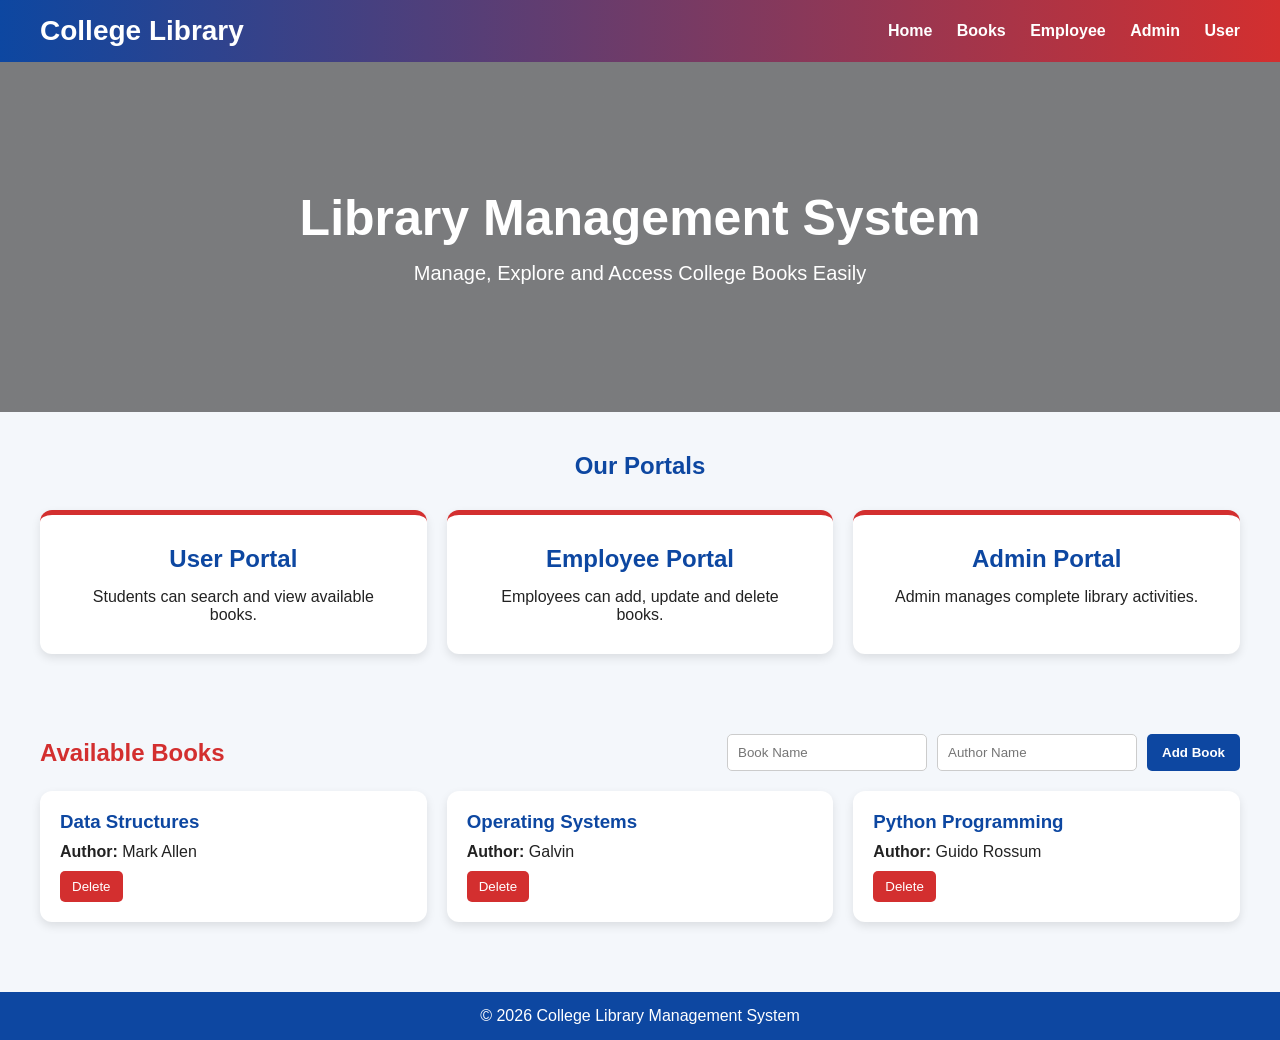
<file: LMS/index.html>
<!DOCTYPE html>
<html lang="en">
<head>
  <meta charset="UTF-8" />
  <meta name="viewport" content="width=device-width, initial-scale=1.0"/>
  <title>Library Management System</title>

  <style>
    *{
      margin:0;
      padding:0;
      box-sizing:border-box;
      font-family: Arial, Helvetica, sans-serif;
    }

    body{
      background:#f4f7fb;
      color:#222;
    }

    /* HEADER */

    header{
      background:linear-gradient(to right,#0d47a1,#d32f2f);
      color:white;
      padding:15px 40px;
      display:flex;
      justify-content:space-between;
      align-items:center;
      position:sticky;
      top:0;
      z-index:1000;
    }

    .logo{
      font-size:28px;
      font-weight:bold;
    }

    nav a{
      color:white;
      text-decoration:none;
      margin-left:20px;
      font-weight:bold;
      transition:0.3s;
    }

    nav a:hover{
      color:#ffdcdc;
    }

    /* HERO SECTION */

    .hero{
      background:linear-gradient(rgba(0,0,0,0.5), rgba(0,0,0,0.5)),
      url('https://images.unsplash.com/photo-1521587760476-6c12a4b040da?q=80&w=1200&auto=format&fit=crop');
      background-size:cover;
      background-position:center;
      height:350px;
      display:flex;
      align-items:center;
      justify-content:center;
      text-align:center;
      color:white;
      padding:20px;
    }

    .hero-content h1{
      font-size:50px;
      margin-bottom:15px;
    }

    .hero-content p{
      font-size:20px;
    }

    /* PORTALS */

    .portal-section{
      padding:40px;
    }

    .portal-title{
      text-align:center;
      margin-bottom:30px;
      color:#0d47a1;
    }

    .portals{
      display:grid;
      grid-template-columns:repeat(auto-fit,minmax(250px,1fr));
      gap:20px;
    }

    .portal-card{
      background:white;
      padding:30px;
      border-radius:12px;
      box-shadow:0 4px 10px rgba(0,0,0,0.1);
      text-align:center;
      transition:0.3s;
      border-top:5px solid #d32f2f;
    }

    .portal-card:hover{
      transform:translateY(-5px);
    }

    .portal-card h2{
      color:#0d47a1;
      margin-bottom:15px;
    }

    /* BOOK SECTION */

    .books-section{
      padding:40px;
    }

    .books-header{
      display:flex;
      justify-content:space-between;
      align-items:center;
      margin-bottom:20px;
      flex-wrap:wrap;
      gap:10px;
    }

    .books-header h2{
      color:#d32f2f;
    }

    .book-form{
      display:flex;
      gap:10px;
      flex-wrap:wrap;
    }

    .book-form input{
      padding:10px;
      border:1px solid #ccc;
      border-radius:5px;
      width:200px;
    }

    .book-form button{
      padding:10px 15px;
      border:none;
      border-radius:5px;
      cursor:pointer;
      font-weight:bold;
    }

    .add-btn{
      background:#0d47a1;
      color:white;
    }

    .add-btn:hover{
      background:#08306b;
    }

    .books-grid{
      display:grid;
      grid-template-columns:repeat(auto-fit,minmax(250px,1fr));
      gap:20px;
    }

    .book-card{
      background:white;
      padding:20px;
      border-radius:12px;
      box-shadow:0 4px 10px rgba(0,0,0,0.1);
      position:relative;
    }

    .book-card h3{
      color:#0d47a1;
      margin-bottom:10px;
    }

    .book-card p{
      margin-bottom:10px;
    }

    .delete-btn{
      background:#d32f2f;
      color:white;
      border:none;
      padding:8px 12px;
      border-radius:5px;
      cursor:pointer;
    }

    .delete-btn:hover{
      background:#9a0007;
    }

    footer{
      background:#0d47a1;
      color:white;
      text-align:center;
      padding:15px;
      margin-top:30px;
    }

    @media(max-width:768px){
      .hero-content h1{
        font-size:35px;
      }
    }
  </style>
</head>

<body>

  <!-- HEADER -->

  <header>
    <div class="logo">College Library</div>

    <nav>
      <a href="#">Home</a>
      <a href="#">Books</a>
      <a href="#">Employee</a>
      <a href="#">Admin</a>
      <a href="#">User</a>
    </nav>
  </header>

  <!-- HERO -->

  <section class="hero">
    <div class="hero-content">
      <h1>Library Management System</h1>
      <p>Manage, Explore and Access College Books Easily</p>
    </div>
  </section>

  <!-- PORTALS -->

  <section class="portal-section">
    <h1 class="portal-title">Our Portals</h1>

    <div class="portals">

      <div class="portal-card">
        <h2>User Portal</h2>
        <p>Students can search and view available books.</p>
      </div>

      <div class="portal-card">
        <h2>Employee Portal</h2>
        <p>Employees can add, update and delete books.</p>
      </div>

      <div class="portal-card">
        <h2>Admin Portal</h2>
        <p>Admin manages complete library activities.</p>
      </div>

    </div>
  </section>

  <!-- BOOK SECTION -->

  <section class="books-section">

    <div class="books-header">

      <h2>Available Books</h2>

      <div class="book-form">
        <input type="text" id="bookName" placeholder="Book Name">
        <input type="text" id="authorName" placeholder="Author Name">

        <button class="add-btn" onclick="addBook()">
          Add Book
        </button>
      </div>

    </div>

    <div class="books-grid" id="booksGrid">

      <div class="book-card">
        <h3>Data Structures</h3>
        <p><strong>Author:</strong> Mark Allen</p>
        <button class="delete-btn" onclick="deleteBook(this)">
          Delete
        </button>
      </div>

      <div class="book-card">
        <h3>Operating Systems</h3>
        <p><strong>Author:</strong> Galvin</p>
        <button class="delete-btn" onclick="deleteBook(this)">
          Delete
        </button>
      </div>

      <div class="book-card">
        <h3>Python Programming</h3>
        <p><strong>Author:</strong> Guido Rossum</p>
        <button class="delete-btn" onclick="deleteBook(this)">
          Delete
        </button>
      </div>

    </div>

  </section>

  <!-- FOOTER -->

  <footer>
    <p>© 2026 College Library Management System</p>
  </footer>

  <!-- JAVASCRIPT -->

  <script>

    function addBook(){

      let bookName = document.getElementById("bookName").value;
      let authorName = document.getElementById("authorName").value;

      if(bookName === "" || authorName === ""){
        alert("Please enter book and author name");
        return;
      }

      let booksGrid = document.getElementById("booksGrid");

      let bookCard = document.createElement("div");
      bookCard.classList.add("book-card");

      bookCard.innerHTML = `
        <h3>${bookName}</h3>
        <p><strong>Author:</strong> ${authorName}</p>
        <button class="delete-btn" onclick="deleteBook(this)">
          Delete
        </button>
      `;

      booksGrid.appendChild(bookCard);

      document.getElementById("bookName").value = "";
      document.getElementById("authorName").value = "";
    }

    function deleteBook(button){
      button.parentElement.remove();
    }

  </script>

</body>
</html>
</file>
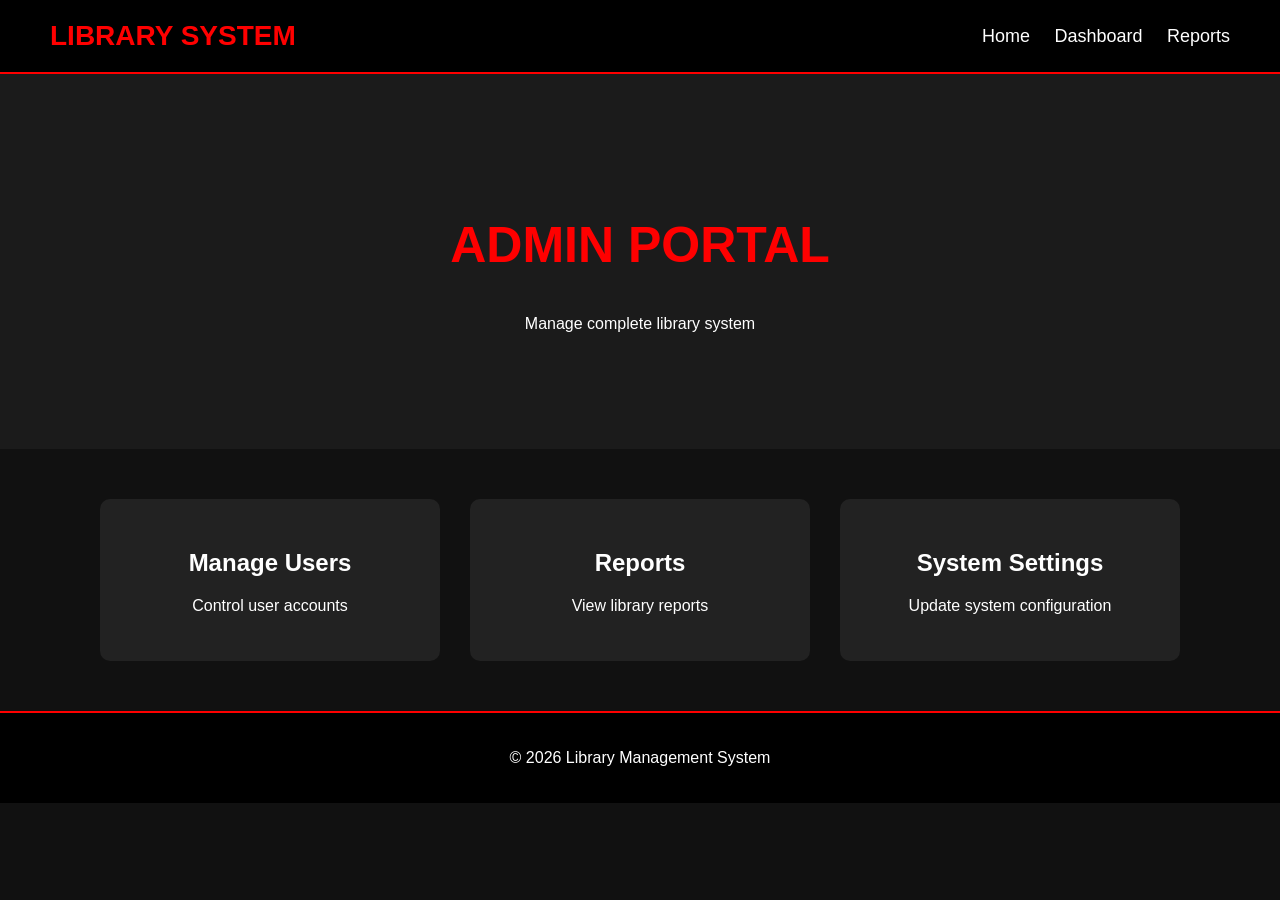
<file: LMS/admin.html>
<!DOCTYPE html>
<html>
<head>
    <title>Admin Portal</title>
    <link rel="stylesheet" href="style.css">
</head>

<body>

<header>
    <div class="logo">LIBRARY SYSTEM</div>

    <nav>
        <a href="index.html">Home</a>
        <a href="#">Dashboard</a>
        <a href="#">Reports</a>
    </nav>
</header>

<section class="portal-banner">
    <h1>ADMIN PORTAL</h1>
    <p>Manage complete library system</p>
</section>

<section class="cards">

    <div class="card">
        <h2>Manage Users</h2>
        <p>Control user accounts</p>
    </div>

    <div class="card">
        <h2>Reports</h2>
        <p>View library reports</p>
    </div>

    <div class="card">
        <h2>System Settings</h2>
        <p>Update system configuration</p>
    </div>

</section>

<footer>
    <p>© 2026 Library Management System</p>
</footer>

</body>
</html>
</file>
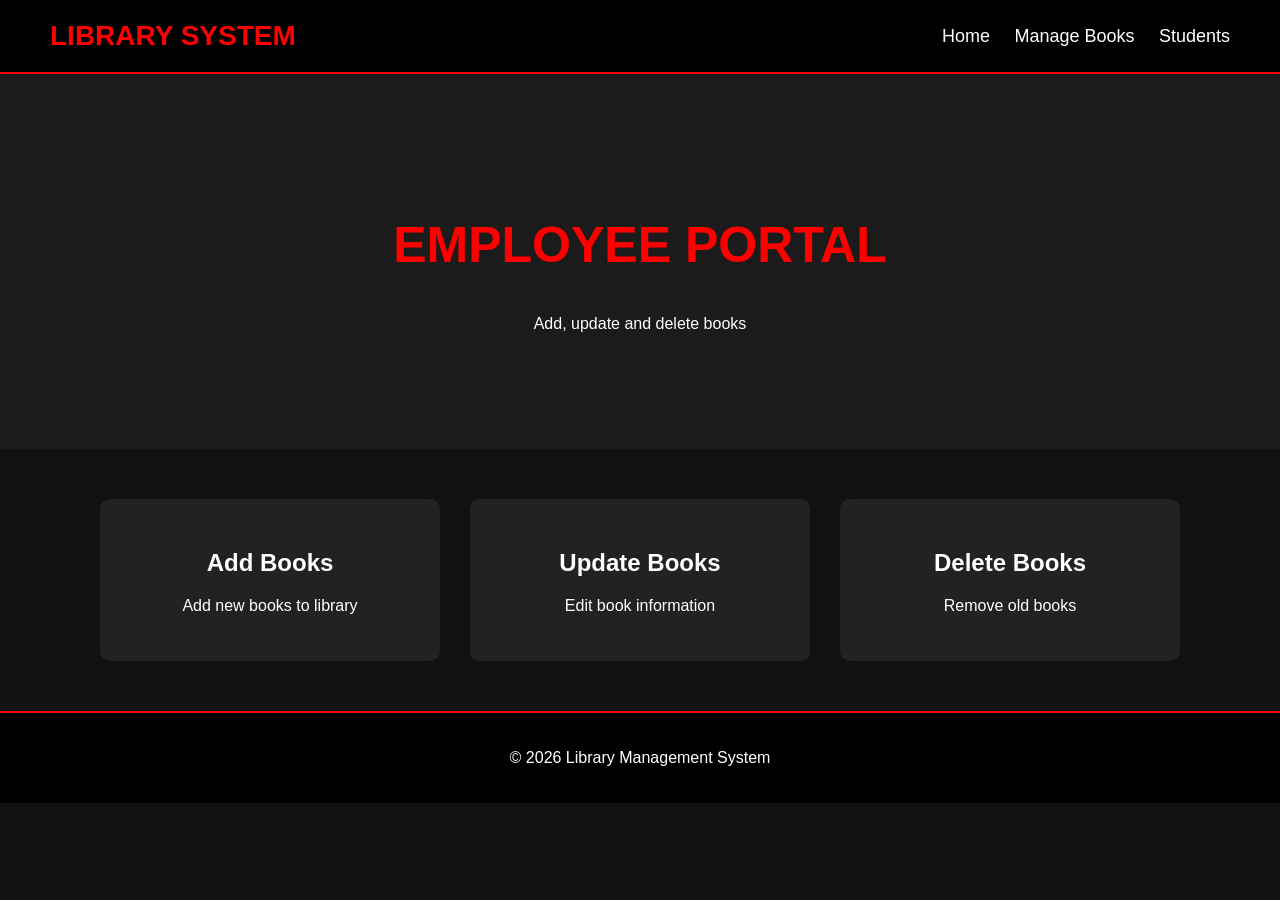
<file: LMS/employee.html>
<!DOCTYPE html>
<html>
<head>
    <title>Employee Portal</title>
    <link rel="stylesheet" href="style.css">
</head>

<body>

<header>
    <div class="logo">LIBRARY SYSTEM</div>

    <nav>
        <a href="index.html">Home</a>
        <a href="#">Manage Books</a>
        <a href="#">Students</a>
    </nav>
</header>

<section class="portal-banner">
    <h1>EMPLOYEE PORTAL</h1>
    <p>Add, update and delete books</p>
</section>

<section class="cards">

    <div class="card">
        <h2>Add Books</h2>
        <p>Add new books to library</p>
    </div>

    <div class="card">
        <h2>Update Books</h2>
        <p>Edit book information</p>
    </div>

    <div class="card">
        <h2>Delete Books</h2>
        <p>Remove old books</p>
    </div>

</section>

<footer>
    <p>© 2026 Library Management System</p>
</footer>

</body>
</html>
</file>
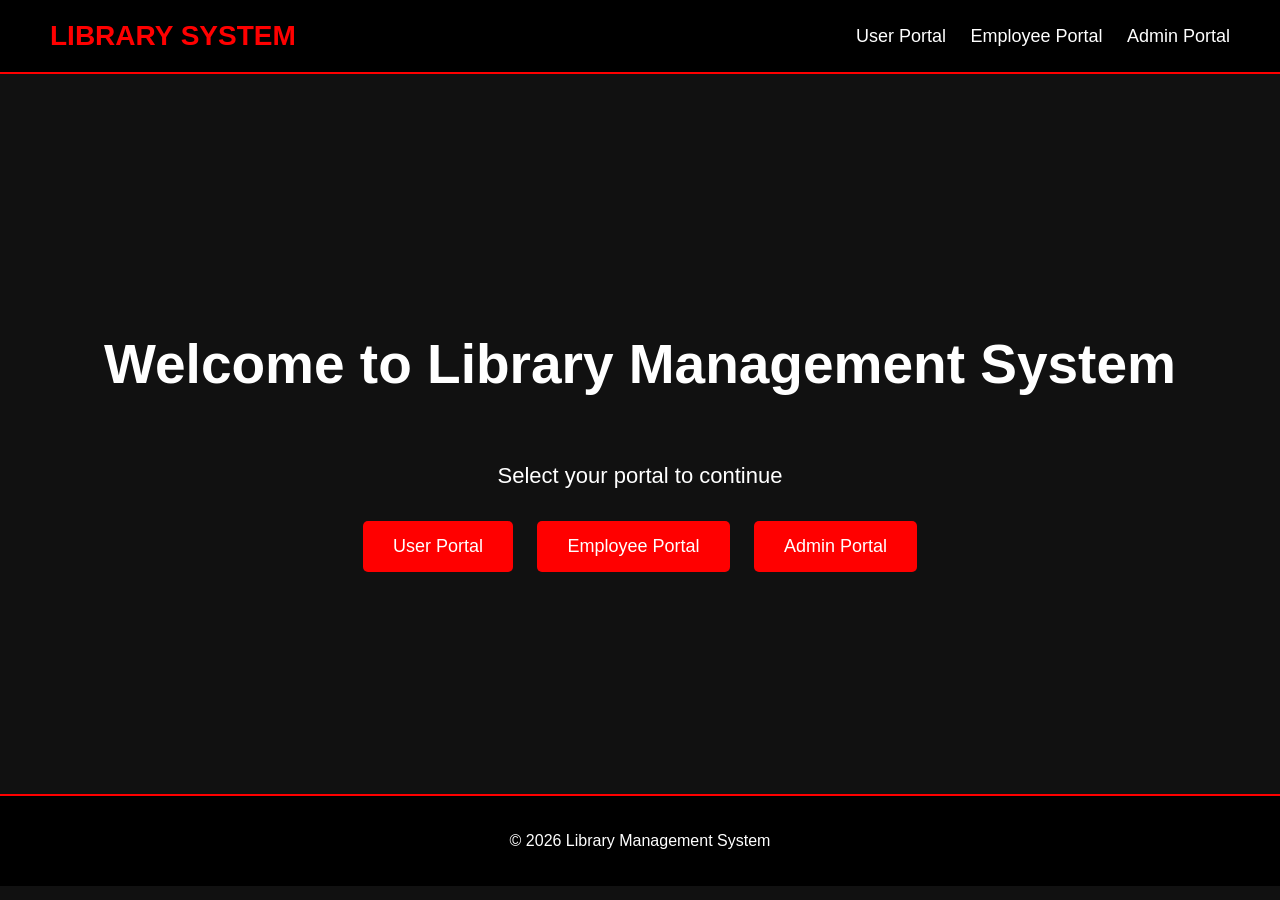
<file: LMS/ind.html>
<!DOCTYPE html>
<html>
<head>
    <title>Library Management System</title>
    <link rel="stylesheet" href="style.css">
</head>

<body>

    <header>
        <div class="logo">LIBRARY SYSTEM</div>

        <nav>
            <a href="user.html">User Portal</a>
            <a href="employee.html">Employee Portal</a>
            <a href="admin.html">Admin Portal</a>
        </nav>
    </header>

    <section class="hero">
        <h1>Welcome to Library Management System</h1>
        <p>Select your portal to continue</p>

        <div class="buttons">
            <button onclick="goUser()">User Portal</button>
            <button onclick="goEmployee()">Employee Portal</button>
            <button onclick="goAdmin()">Admin Portal</button>
        </div>
    </section>

    <footer>
        <p>© 2026 Library Management System</p>
    </footer>

<script src="script.js"></script>

</body>
</html>
</file>
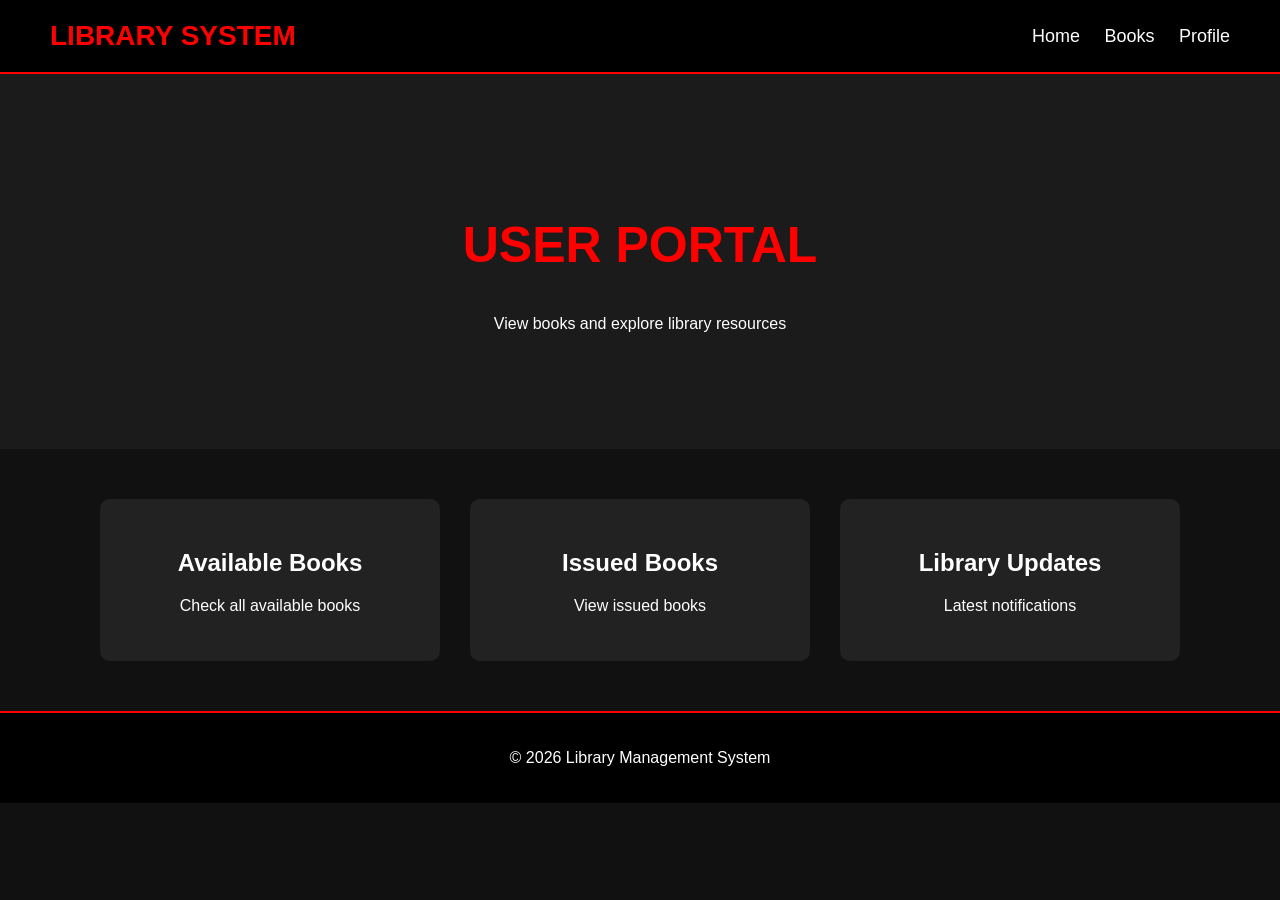
<file: LMS/user.html>
<!DOCTYPE html>
<html>
<head>
    <title>User Portal</title>
    <link rel="stylesheet" href="style.css">
</head>

<body>

<header>
    <div class="logo">LIBRARY SYSTEM</div>

    <nav>
        <a href="index.html">Home</a>
        <a href="#">Books</a>
        <a href="#">Profile</a>
    </nav>
</header>

<section class="portal-banner">
    <h1>USER PORTAL</h1>
    <p>View books and explore library resources</p>
</section>

<section class="cards">

    <div class="card">
        <h2>Available Books</h2>
        <p>Check all available books</p>
    </div>

    <div class="card">
        <h2>Issued Books</h2>
        <p>View issued books</p>
    </div>

    <div class="card">
        <h2>Library Updates</h2>
        <p>Latest notifications</p>
    </div>

</section>

<footer>
    <p>© 2026 Library Management System</p>
</footer>

</body>
</html>
</file>
<file: LMS/style.css>
body{
    margin:0;
    font-family:Arial;
    background:#111;
    color:white;
}

header{
    display:flex;
    justify-content:space-between;
    align-items:center;
    padding:20px 50px;
    background:black;
    border-bottom:2px solid red;
}

.logo{
    font-size:28px;
    font-weight:bold;
    color:red;
}

nav a{
    color:white;
    text-decoration:none;
    margin-left:20px;
    font-size:18px;
}

nav a:hover{
    color:red;
}

.hero{
    height:80vh;
    display:flex;
    flex-direction:column;
    justify-content:center;
    align-items:center;
    text-align:center;
    background:url('https://images.unsplash.com/photo-1521587760476-6c12a4b040da?q=80&w=1200') center/cover;
}

.hero h1{
    font-size:55px;
}

.hero p{
    font-size:22px;
}

.buttons button{
    padding:15px 30px;
    margin:10px;
    border:none;
    background:red;
    color:white;
    font-size:18px;
    cursor:pointer;
    border-radius:5px;
}

.buttons button:hover{
    background:darkred;
}

.portal-banner{
    padding:100px 30px;
    text-align:center;
    background:#1b1b1b;
}

.portal-banner h1{
    font-size:50px;
    color:red;
}

.cards{
    display:flex;
    justify-content:center;
    gap:30px;
    padding:50px;
    flex-wrap:wrap;
}

.card{
    background:#222;
    padding:30px;
    width:280px;
    border-radius:10px;
    text-align:center;
    transition:0.3s;
}

.card:hover{
    transform:scale(1.05);
    border:1px solid red;
}

footer{
    text-align:center;
    padding:20px;
    background:black;
    border-top:2px solid red;
}
</file>
